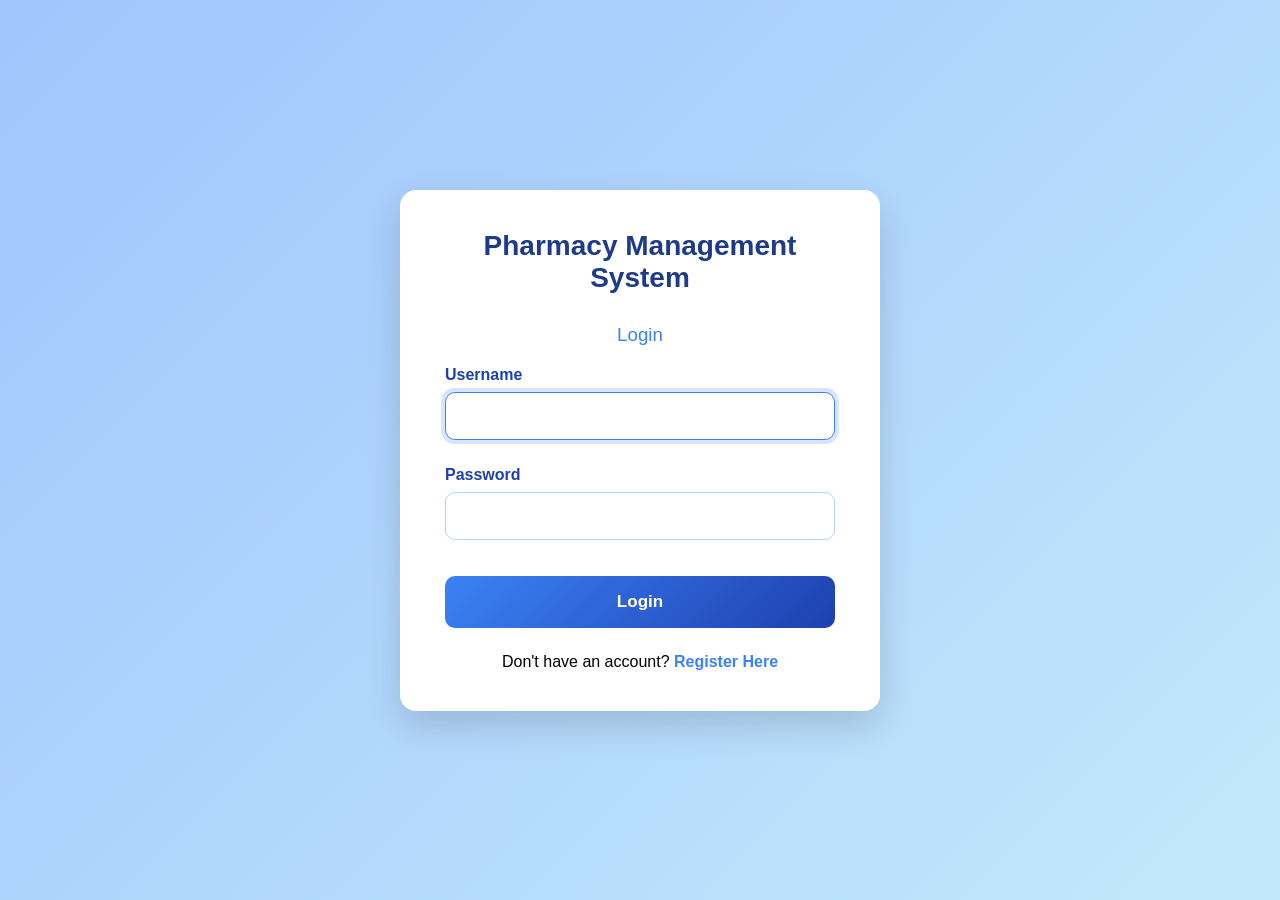
<file: index.html>
<!DOCTYPE html>
<html lang="en">
<head><meta charset="UTF-8"><title>Pharmacy System</title></head>
<body>
<script src="assets/js/api.js"></script>
<script>
    const user = getUser();
    if (user) {
        window.location.href = user.role === "admin" ? "admin-dashboard.html" : "staff-dashboard.html";
    } else {
        window.location.href = "login.html";
    }
</script>
</body>
</html>
</file>
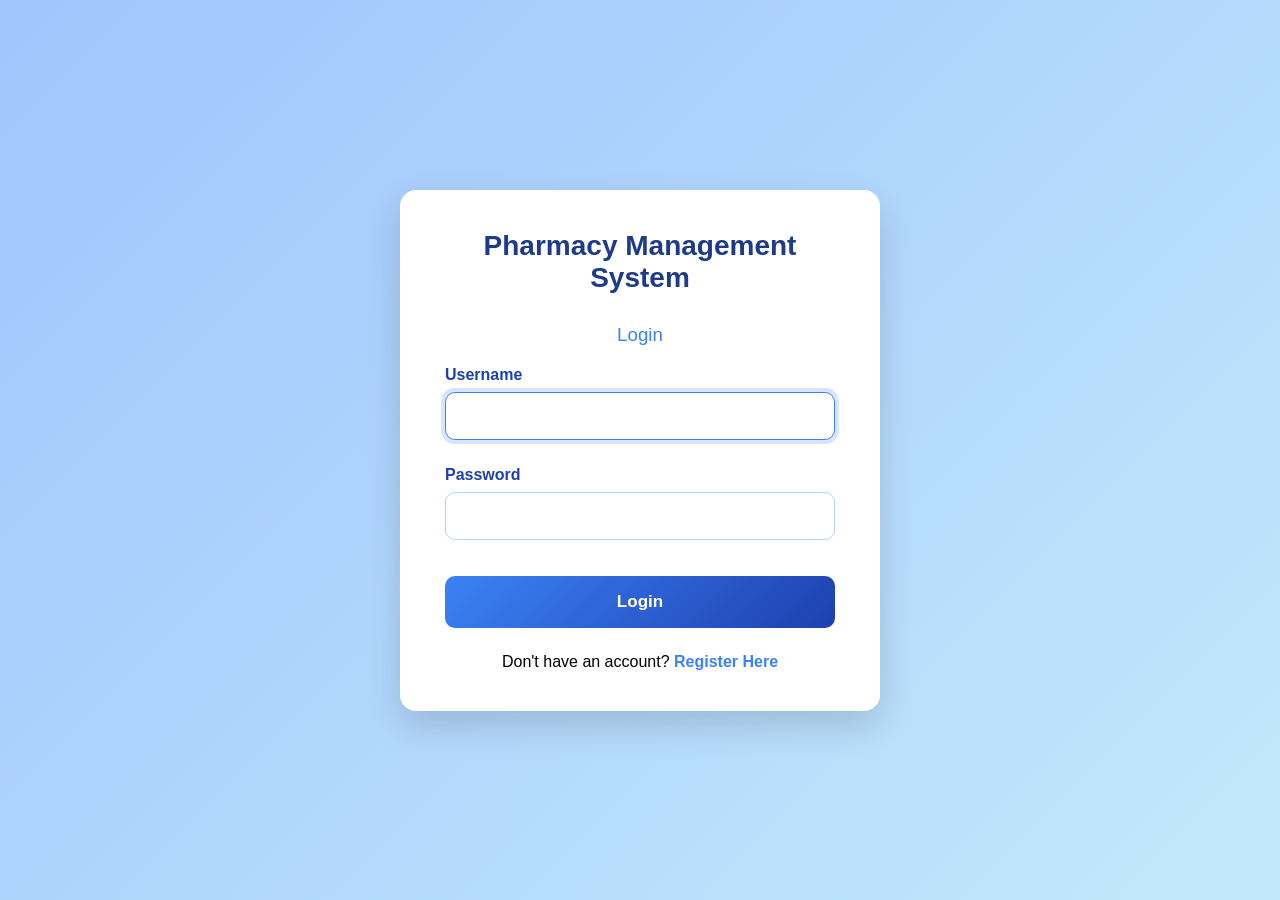
<file: add.html>
<!DOCTYPE html>
<html lang="en">
<head>
    <meta charset="UTF-8">
    <meta name="viewport" content="width=device-width, initial-scale=1.0">
    <title>Add Medicine - Pharmacy</title>
    <link rel="stylesheet" href="assets/css/style.css">
</head>
<body class="center-page">
    <div class="card-container">
        <h2>Add New Medicine</h2>

        <p class="success" id="successMsg" style="display:none;"></p>
        <p class="error" id="errorMsg" style="display:none;"></p>

        <form id="addForm">
            <div class="form-group">
                <label>Medicine Name</label>
                <input type="text" name="name" required>
            </div>
            <div class="form-group">
                <label>Price (₦)</label>
                <input type="number" name="price" step="0.01" required>
            </div>
            <div class="form-group">
                <label>Quantity</label>
                <input type="number" name="quantity" required>
            </div>
            <div class="form-group">
                <label>Expiry Date</label>
                <input type="date" name="expiry_date">
            </div>
            <button type="submit" class="btn-green">Add Medicine</button>
        </form>

        <div class="nav-link-row">
            <a href="view.html">← Back to Medicines List</a>
        </div>
    </div>

    <script src="assets/js/api.js"></script>
    <script>
        requireLogin();
        document.getElementById("addForm").addEventListener("submit", async (e) => {
            e.preventDefault();
            const errEl = document.getElementById("errorMsg");
            const okEl = document.getElementById("successMsg");
            errEl.style.display = "none";
            okEl.style.display = "none";
            const fd = new FormData(e.target);
            try {
                await api("/medicines.php", {
                    method: "POST",
                    body: {
                        name: fd.get("name"),
                        price: parseFloat(fd.get("price")),
                        quantity: parseInt(fd.get("quantity"), 10),
                        expiry_date: fd.get("expiry_date") || null,
                    },
                });
                okEl.textContent = "Medicine added successfully!";
                okEl.style.display = "block";
                e.target.reset();
            } catch (err) {
                errEl.textContent = err.message;
                errEl.style.display = "block";
            }
        });
    </script>
</body>
</html>
</file>
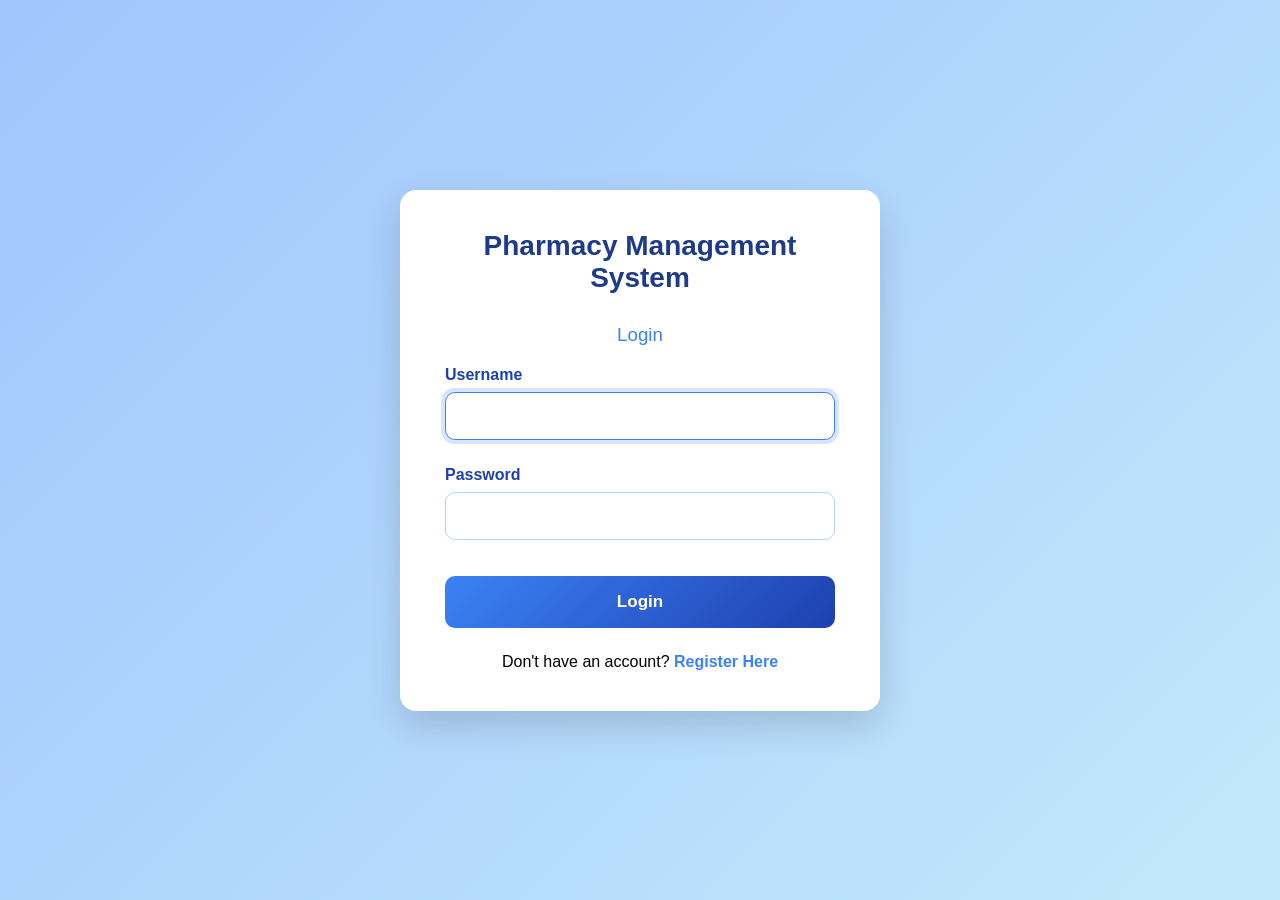
<file: admin-dashboard.html>
<!DOCTYPE html>
<html lang="en">
<head>
    <meta charset="UTF-8">
    <meta name="viewport" content="width=device-width, initial-scale=1.0">
    <title>Admin Dashboard - Pharmacy</title>
    <link rel="stylesheet" href="assets/css/style.css">
</head>
<body>
    <div class="topnav">
        <h2>Admin Dashboard</h2>
        <div class="topnav-links">
            <a href="admin-dashboard.html">🏠 Home</a>
            <a href="view.html">📋 View Medicines</a>
            <a href="add.html">➕ Add Medicine</a>
            <a href="profile.html">👤 Profile</a>
            <a href="#" onclick="logout(); return false;">🚪 Logout</a>
        </div>
    </div>

    <div class="container">
        <div class="welcome">
            <h1>Welcome, <span id="fullname"></span> 👑</h1>
        </div>

        <a href="report.html" class="action-btn action-btn-red">📊 Generate Expiry & Low Stock Report</a>
        <a href="sales-report.html" class="action-btn action-btn-green">💰 View Sales Records</a>

        <div class="cards">
            <div class="card"><h3>Total Medicines</h3><p class="total" id="total">–</p></div>
            <div class="card"><h3>Low Stock (&lt; 10)</h3><p class="total low" id="lowStock">–</p></div>
            <div class="card"><h3>Expired Medicines</h3><p class="total expired-text" id="expired">–</p></div>
            <div class="card"><h3>Total Stock Value</h3><p class="total" id="totalValue">–</p></div>
        </div>
    </div>

    <script src="assets/js/api.js"></script>
    <script>
        requireAdmin();
        document.getElementById("fullname").textContent = getUser().fullname;

        api("/dashboard.php").then((d) => {
            document.getElementById("total").textContent = d.total;
            document.getElementById("lowStock").textContent = d.low_stock;
            document.getElementById("expired").textContent = d.expired;
            document.getElementById("totalValue").textContent = money(d.total_value);
        }).catch((err) => alert(err.message));
    </script>
</body>
</html>
</file>
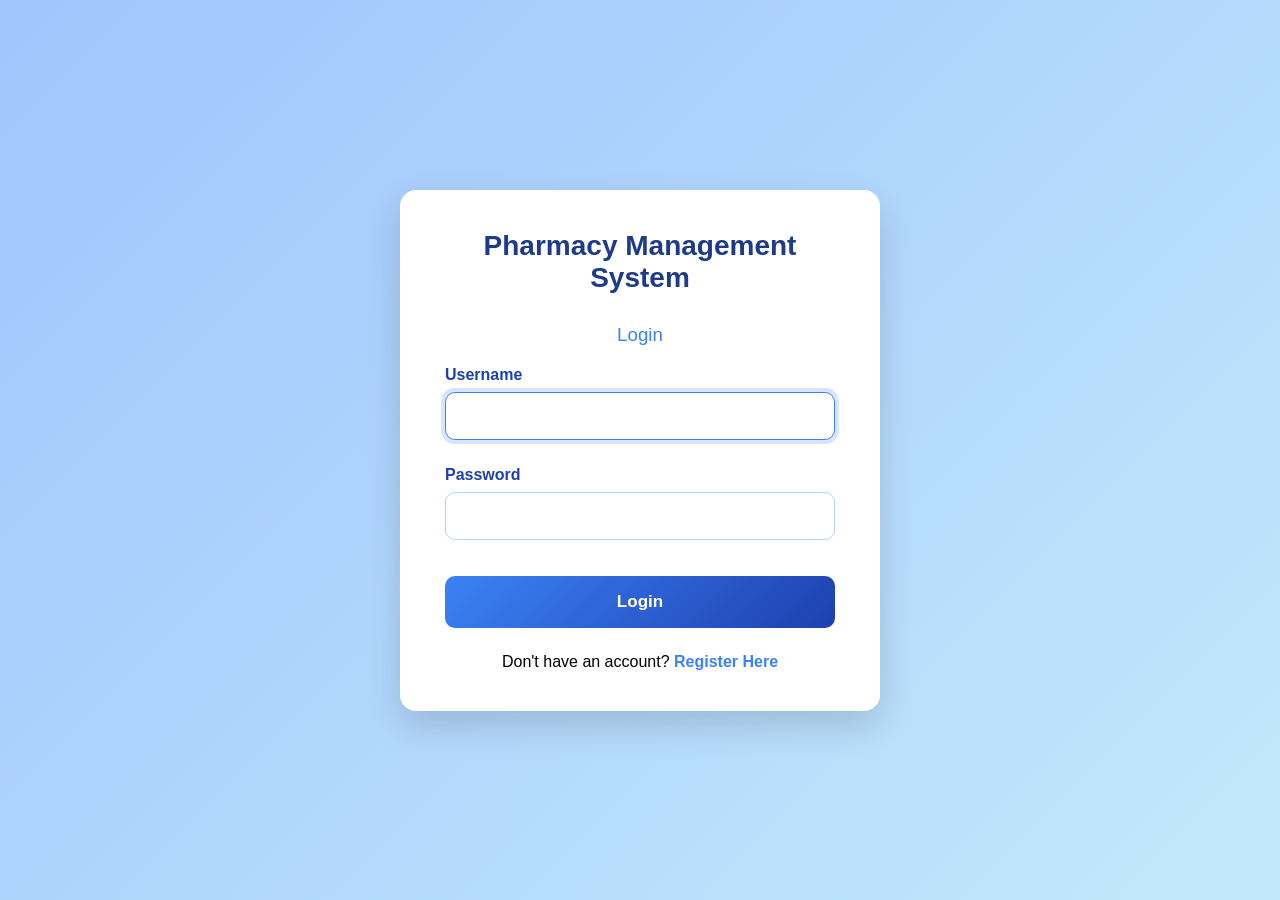
<file: edit.html>
<!DOCTYPE html>
<html lang="en">
<head>
    <meta charset="UTF-8">
    <meta name="viewport" content="width=device-width, initial-scale=1.0">
    <title>Edit Medicine</title>
    <link rel="stylesheet" href="assets/css/style.css">
</head>
<body class="center-page">
    <div class="card-container">
        <h2>Edit Medicine</h2>

        <p class="error" id="errorMsg" style="display:none;"></p>

        <form id="editForm">
            <div class="form-group">
                <label>Medicine Name</label>
                <input type="text" name="name" required>
            </div>
            <div class="form-group">
                <label>Price (₦)</label>
                <input type="number" name="price" step="0.01" required>
            </div>
            <div class="form-group">
                <label>Quantity</label>
                <input type="number" name="quantity" required>
            </div>
            <div class="form-group">
                <label>Expiry Date</label>
                <input type="date" name="expiry_date">
            </div>
            <button type="submit">Update Medicine</button>
        </form>
        <div class="nav-link-row">
            <a href="view.html">← Back to List</a>
        </div>
    </div>

    <script src="assets/js/api.js"></script>
    <script>
        requireAdmin();
        const id = new URLSearchParams(window.location.search).get("id");
        if (!id) window.location.href = "view.html";

        const form = document.getElementById("editForm");

        api("/medicine.php?id=" + id).then((m) => {
            form.name.value = m.name;
            form.price.value = m.price;
            form.quantity.value = m.quantity;
            form.expiry_date.value = m.expiry_date || "";
        }).catch((err) => alert(err.message));

        form.addEventListener("submit", async (e) => {
            e.preventDefault();
            const errEl = document.getElementById("errorMsg");
            errEl.style.display = "none";
            const fd = new FormData(form);
            try {
                await api("/medicine.php?id=" + id, {
                    method: "PUT",
                    body: {
                        name: fd.get("name"),
                        price: parseFloat(fd.get("price")),
                        quantity: parseInt(fd.get("quantity"), 10),
                        expiry_date: fd.get("expiry_date") || null,
                    },
                });
                window.location.href = "view.html?msg=" + encodeURIComponent("Medicine updated successfully!");
            } catch (err) {
                errEl.textContent = err.message;
                errEl.style.display = "block";
            }
        });
    </script>
</body>
</html>
</file>
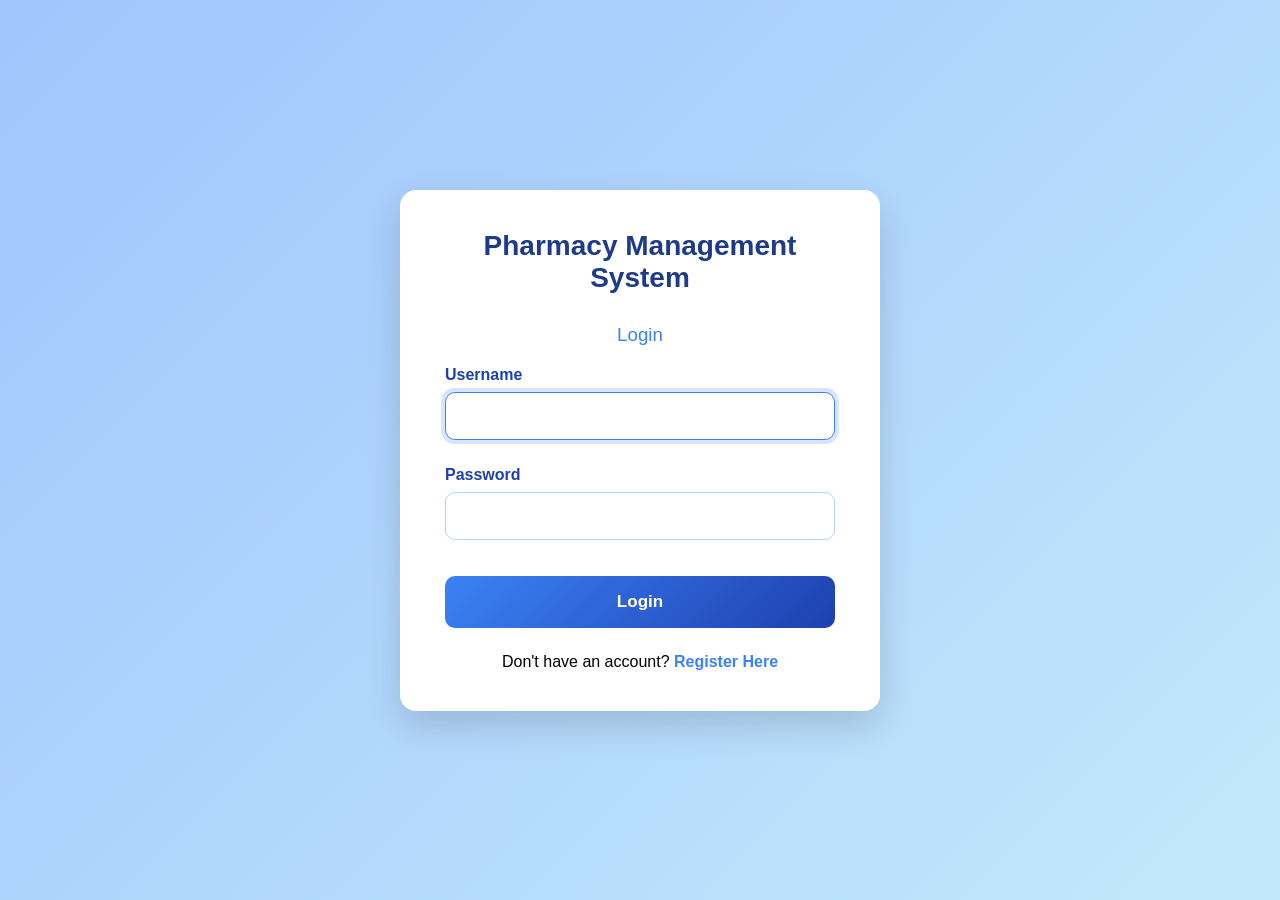
<file: login.html>
<!DOCTYPE html>
<html lang="en">
<head>
    <meta charset="UTF-8">
    <meta name="viewport" content="width=device-width, initial-scale=1.0">
    <title>Login - Pharmacy System</title>
    <link rel="stylesheet" href="assets/css/style.css">
</head>
<body class="center-page">
    <div class="card-container">
        <h2>Pharmacy Management System</h2>
        <h3>Login</h3>

        <p class="error" id="errorMsg" style="display:none;"></p>

        <form id="loginForm">
            <div class="form-group">
                <label>Username</label>
                <input type="text" name="username" required autofocus>
            </div>
            <div class="form-group">
                <label>Password</label>
                <input type="password" name="password" required>
            </div>
            <button type="submit">Login</button>
        </form>

        <p class="nav-link-row">
            Don't have an account? <a href="register.html">Register Here</a>
        </p>
    </div>

    <script src="assets/js/api.js"></script>
    <script>
        // If already logged in, skip straight to the right dashboard.
        const existingUser = getUser();
        if (existingUser) {
            window.location.href = existingUser.role === "admin" ? "admin-dashboard.html" : "staff-dashboard.html";
        }

        document.getElementById("loginForm").addEventListener("submit", async (e) => {
            e.preventDefault();
            const errEl = document.getElementById("errorMsg");
            errEl.style.display = "none";
            const fd = new FormData(e.target);
            try {
                const data = await api("/login.php", {
                    method: "POST",
                    body: {
                        username: fd.get("username"),
                        password: fd.get("password"),
                    },
                });
                setSession(data.token, data.user);
                window.location.href = data.user.role === "admin" ? "admin-dashboard.html" : "staff-dashboard.html";
            } catch (err) {
                errEl.textContent = err.message;
                errEl.style.display = "block";
            }
        });
    </script>
</body>
</html>
</file>
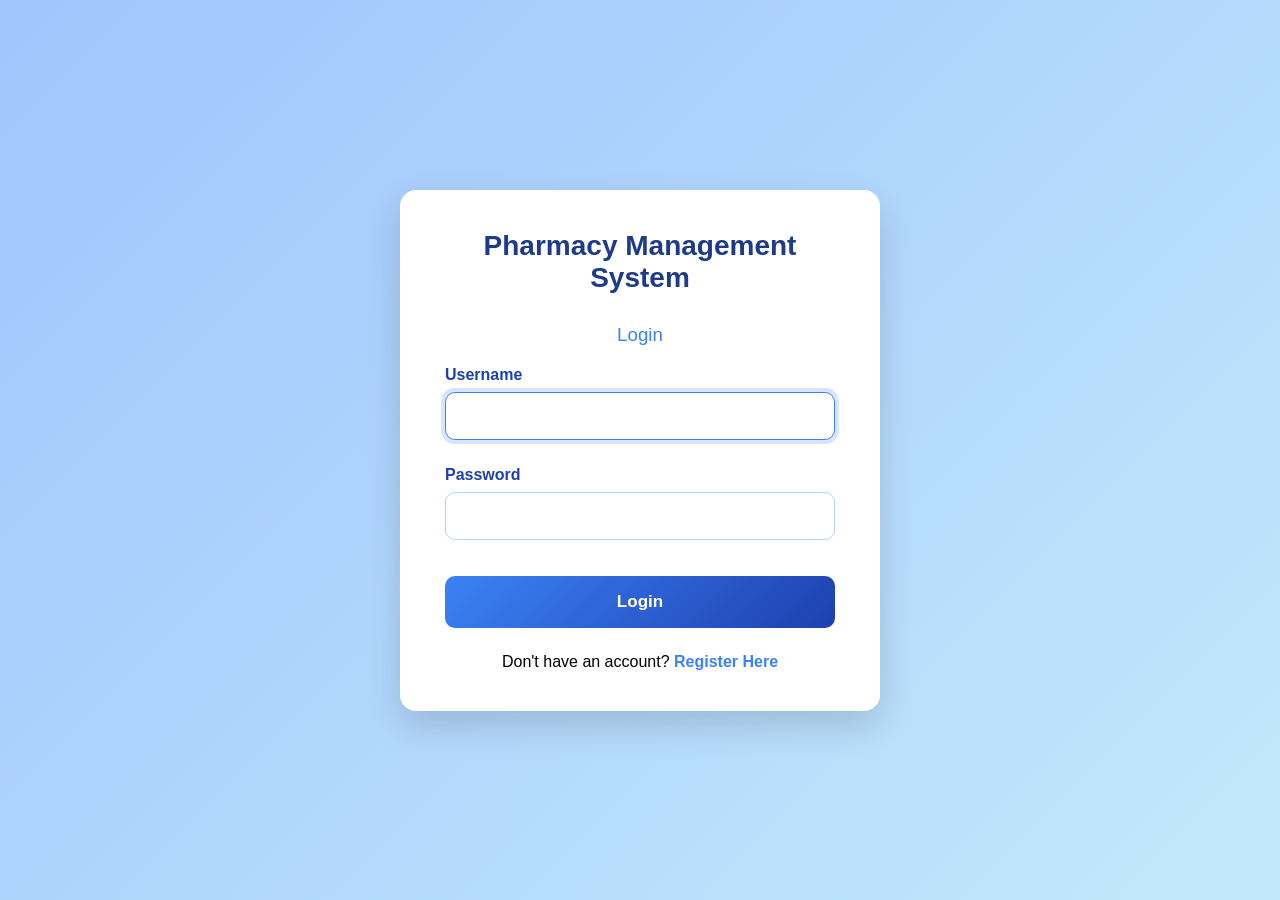
<file: profile.html>
<!DOCTYPE html>
<html lang="en">
<head>
    <meta charset="UTF-8">
    <meta name="viewport" content="width=device-width, initial-scale=1.0">
    <title>Admin Profile</title>
    <link rel="stylesheet" href="assets/css/style.css">
</head>
<body>
    <div class="topnav">
        <h2>Admin Profile</h2>
        <div class="topnav-links">
            <a href="admin-dashboard.html">🏠 Dashboard</a>
            <a href="view.html">📋 Medicines</a>
            <a href="#" onclick="logout(); return false;">🚪 Logout</a>
        </div>
    </div>

    <div class="container-narrow" style="background:white; padding:40px; border-radius:16px; box-shadow:0 15px 35px rgba(0,0,0,0.15);">
        <h2>My Profile</h2>

        <div class="info-box">
            <strong>Full Name:</strong> <span id="pFullname"></span><br>
            <strong>Username:</strong> <span id="pUsername"></span><br>
            <strong>Role:</strong> Administrator<br>
            <strong>Account Created:</strong> <span id="pCreated"></span>
        </div>

        <p class="success" id="successMsg" style="display:none;"></p>
        <p class="error" id="errorMsg" style="display:none;"></p>

        <h3>Update Profile</h3>
        <form id="profileForm">
            <div class="form-group">
                <label>Full Name</label>
                <input type="text" name="fullname" required>
            </div>
            <div class="form-group">
                <label>Username</label>
                <input type="text" name="username" required>
            </div>
            <div class="form-group">
                <label>New Password (leave empty if you don't want to change)</label>
                <input type="password" name="new_password" placeholder="Enter new password">
            </div>
            <button type="submit">Update Profile</button>
        </form>
    </div>

    <script src="assets/js/api.js"></script>
    <script>
        requireAdmin();
        const form = document.getElementById("profileForm");

        api("/profile.php").then((p) => {
            document.getElementById("pFullname").textContent = p.fullname;
            document.getElementById("pUsername").textContent = p.username;
            document.getElementById("pCreated").textContent = p.created_at || "N/A";
            form.fullname.value = p.fullname;
            form.username.value = p.username;
        }).catch((err) => alert(err.message));

        form.addEventListener("submit", async (e) => {
            e.preventDefault();
            const errEl = document.getElementById("errorMsg");
            const okEl = document.getElementById("successMsg");
            errEl.style.display = "none";
            okEl.style.display = "none";
            const fd = new FormData(form);
            try {
                await api("/profile.php", {
                    method: "POST",
                    body: {
                        fullname: fd.get("fullname"),
                        username: fd.get("username"),
                        new_password: fd.get("new_password"),
                    },
                });
                const user = getUser();
                user.fullname = fd.get("fullname");
                user.username = fd.get("username");
                localStorage.setItem("user", JSON.stringify(user));
                okEl.textContent = "✅ Profile updated successfully!";
                okEl.style.display = "block";
            } catch (err) {
                errEl.textContent = err.message;
                errEl.style.display = "block";
            }
        });
    </script>
</body>
</html>
</file>
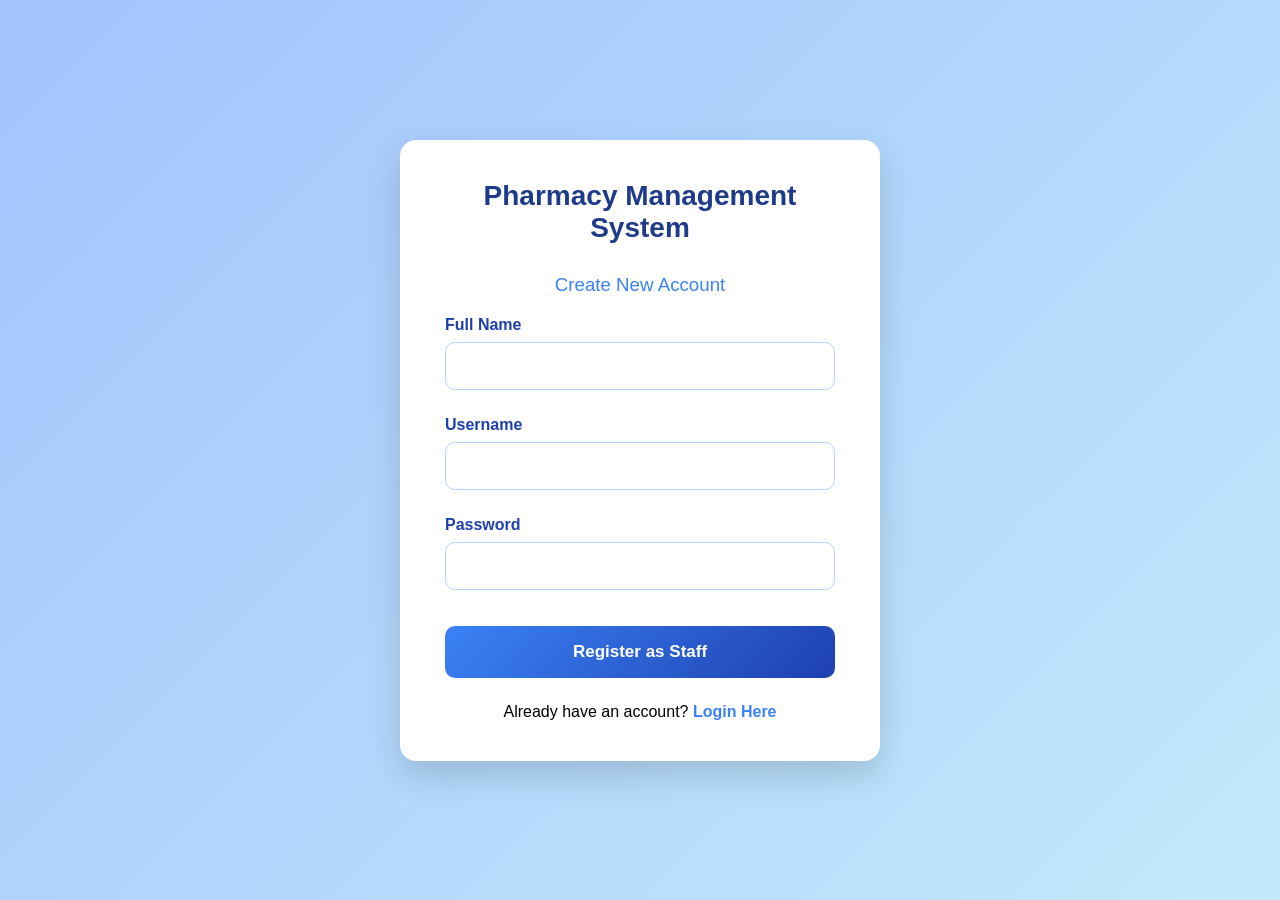
<file: register.html>
<!DOCTYPE html>
<html lang="en">
<head>
    <meta charset="UTF-8">
    <meta name="viewport" content="width=device-width, initial-scale=1.0">
    <title>Register - Pharmacy System</title>
    <link rel="stylesheet" href="assets/css/style.css">
</head>
<body class="center-page">
    <div class="card-container">
        <h2>Pharmacy Management System</h2>
        <h3>Create New Account</h3>

        <p class="error" id="errorMsg" style="display:none;"></p>
        <p class="success" id="successMsg" style="display:none;"></p>

        <form id="registerForm">
            <div class="form-group">
                <label>Full Name</label>
                <input type="text" name="fullname" required>
            </div>
            <div class="form-group">
                <label>Username</label>
                <input type="text" name="username" required>
            </div>
            <div class="form-group">
                <label>Password</label>
                <input type="password" name="password" required>
            </div>
            <button type="submit">Register as Staff</button>
        </form>

        <p class="nav-link-row">
            Already have an account? <a href="login.html">Login Here</a>
        </p>
    </div>

    <script src="assets/js/api.js"></script>
    <script>
        document.getElementById("registerForm").addEventListener("submit", async (e) => {
            e.preventDefault();
            const errEl = document.getElementById("errorMsg");
            const okEl = document.getElementById("successMsg");
            errEl.style.display = "none";
            okEl.style.display = "none";
            const fd = new FormData(e.target);
            try {
                await api("/register.php", {
                    method: "POST",
                    body: {
                        fullname: fd.get("fullname"),
                        username: fd.get("username"),
                        password: fd.get("password"),
                    },
                });
                okEl.textContent = "Registration successful! You can now login.";
                okEl.style.display = "block";
                e.target.reset();
            } catch (err) {
                errEl.textContent = err.message;
                errEl.style.display = "block";
            }
        });
    </script>
</body>
</html>
</file>
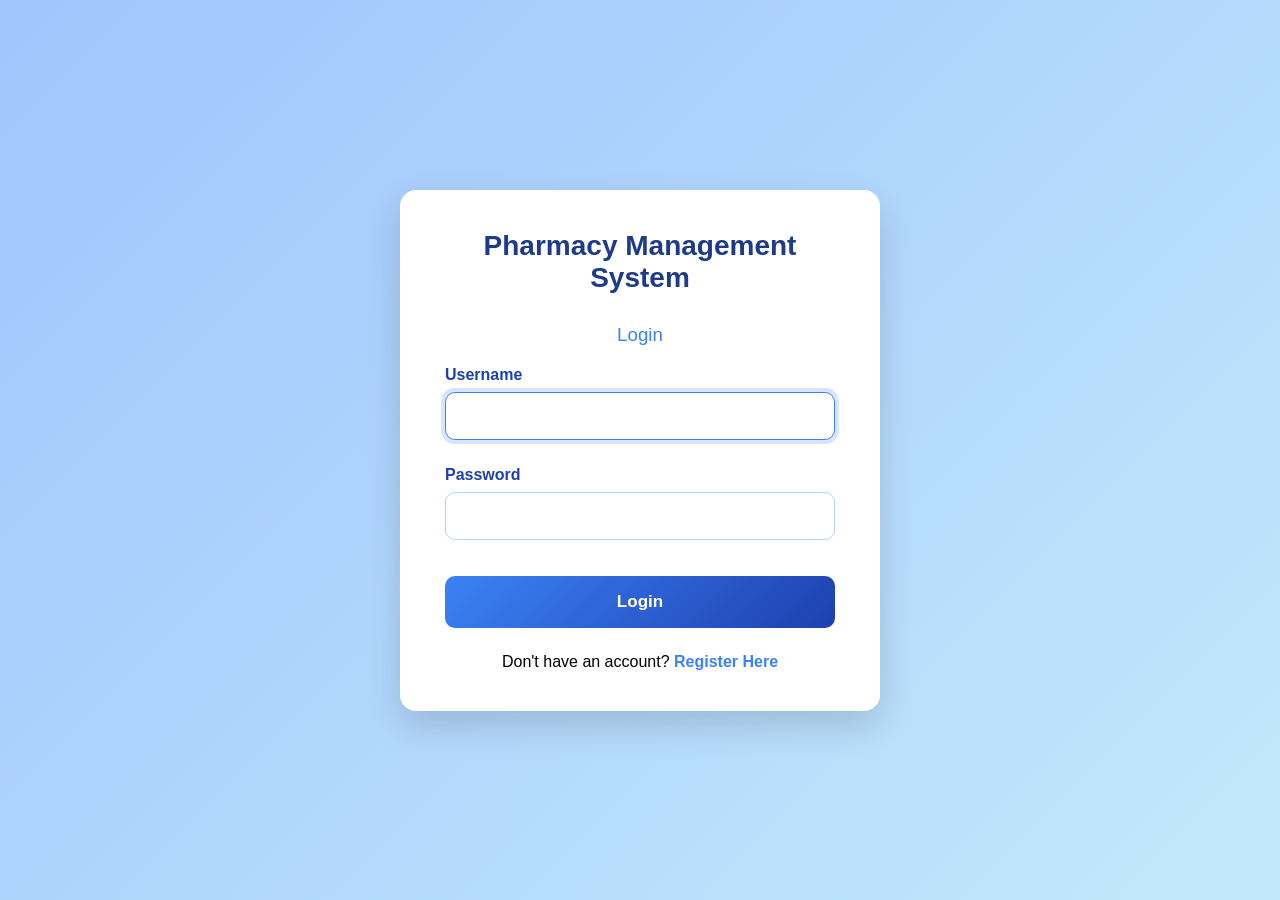
<file: report.html>
<!DOCTYPE html>
<html lang="en">
<head>
    <meta charset="UTF-8">
    <meta name="viewport" content="width=device-width, initial-scale=1.0">
    <title>Expiry & Low Stock Report</title>
    <link rel="stylesheet" href="assets/css/style.css">
</head>
<body>
<div class="container">
    <a href="admin-dashboard.html" class="action-btn action-btn-blue no-print">← Back to Dashboard</a>
    <button onclick="window.print()" class="action-btn action-btn-green no-print" style="width:auto;">🖨️ Print / Save as PDF</button>

    <h2>📊 Expiry & Low Stock Report</h2>

    <h3>Near Expiry (Next 30 Days)</h3>
    <table>
        <tr><th>Name</th><th>Price</th><th>Quantity</th><th>Expiry Date</th><th>Days Left</th></tr>
        <tbody id="nearExpiryRows"></tbody>
    </table>

    <h3>Expired Medicines</h3>
    <table>
        <tr><th>Name</th><th>Price</th><th>Quantity</th><th>Expiry Date</th></tr>
        <tbody id="expiredRows"></tbody>
    </table>

    <h3>Low Stock (&lt; 10 units)</h3>
    <table>
        <tr><th>Name</th><th>Price</th><th>Quantity</th><th>Expiry Date</th></tr>
        <tbody id="lowStockRows"></tbody>
    </table>
</div>

<script src="assets/js/api.js"></script>
<script>
    requireAdmin();

    function daysLeft(dateStr) {
        return Math.ceil((new Date(dateStr) - new Date()) / 86400000);
    }

    api("/report.php").then((d) => {
        document.getElementById("nearExpiryRows").innerHTML = d.near_expiry.map((row) => `
            <tr class="near-expiry">
                <td>${escapeHtml(row.name)}</td>
                <td>${money(row.price)}</td>
                <td>${row.quantity}</td>
                <td>${row.expiry_date}</td>
                <td>${daysLeft(row.expiry_date)} days</td>
            </tr>`).join("") || `<tr><td colspan="5" style="text-align:center;">None</td></tr>`;

        document.getElementById("expiredRows").innerHTML = d.expired.map((row) => `
            <tr class="expired">
                <td>${escapeHtml(row.name)}</td>
                <td>${money(row.price)}</td>
                <td>${row.quantity}</td>
                <td>${row.expiry_date}</td>
            </tr>`).join("") || `<tr><td colspan="4" style="text-align:center;">None</td></tr>`;

        document.getElementById("lowStockRows").innerHTML = d.low_stock.map((row) => `
            <tr class="low-stock">
                <td>${escapeHtml(row.name)}</td>
                <td>${money(row.price)}</td>
                <td>${row.quantity}</td>
                <td>${row.expiry_date || "N/A"}</td>
            </tr>`).join("") || `<tr><td colspan="4" style="text-align:center;">None</td></tr>`;
    }).catch((err) => alert(err.message));
</script>
</body>
</html>
</file>
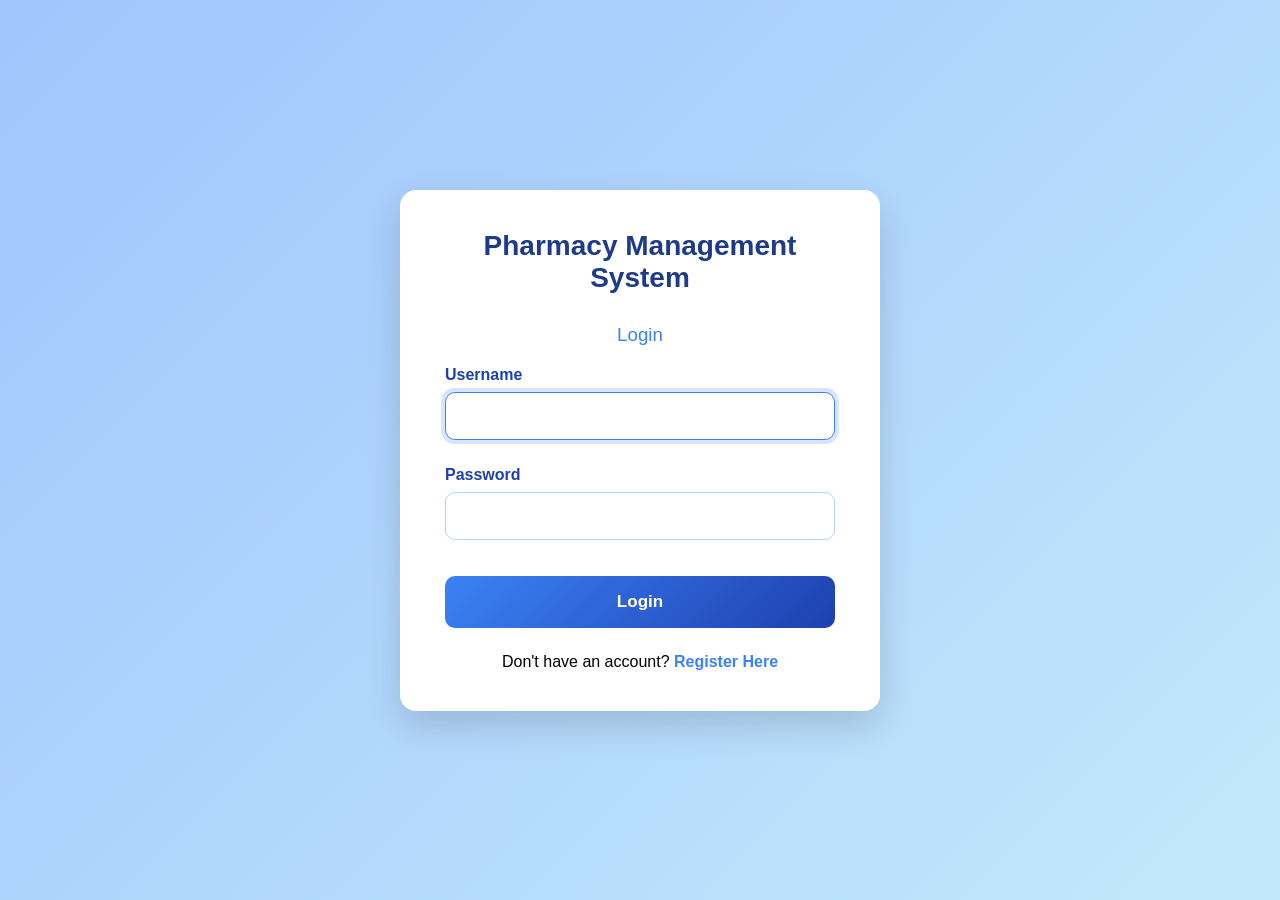
<file: sales-report.html>
<!DOCTYPE html>
<html lang="en">
<head>
    <meta charset="UTF-8">
    <meta name="viewport" content="width=device-width, initial-scale=1.0">
    <title>Sales Report - Pharmacy</title>
    <link rel="stylesheet" href="assets/css/style.css">
</head>
<body>
<div class="container">
    <a href="admin-dashboard.html" class="action-btn action-btn-blue no-print">← Back to Dashboard</a>
    <button onclick="window.print()" class="action-btn action-btn-green no-print" style="width:auto;">🖨️ Print / Save as PDF</button>

    <h2>💰 Sales Record Report</h2>

    <table id="salesTable" style="display:none;">
        <tr>
            <th>Date & Time</th><th>Medicine Name</th><th>Quantity Sold</th>
            <th>Price per Unit</th><th>Total Amount</th><th>Sold By</th>
        </tr>
        <tbody id="rows"></tbody>
    </table>
    <p id="emptyMsg" style="text-align:center; font-size:18px; color:#666; display:none;">No sales recorded yet.</p>

<script src="assets/js/api.js"></script>
<script>
    requireAdmin();
    api("/sales.php").then((sales) => {
        if (sales.length === 0) {
            document.getElementById("emptyMsg").style.display = "block";
            return;
        }
        document.getElementById("salesTable").style.display = "table";
        document.getElementById("rows").innerHTML = sales.map((s) => `
            <tr>
                <td>${s.sold_at}</td>
                <td>${escapeHtml(s.medicine_name)}</td>
                <td>${s.quantity_sold}</td>
                <td>${money(s.price_per_unit)}</td>
                <td><strong>${money(s.total_amount)}</strong></td>
                <td>${escapeHtml(s.staff_name)}</td>
            </tr>`).join("");
    }).catch((err) => alert(err.message));
</script>
</div>
</body>
</html>
</file>
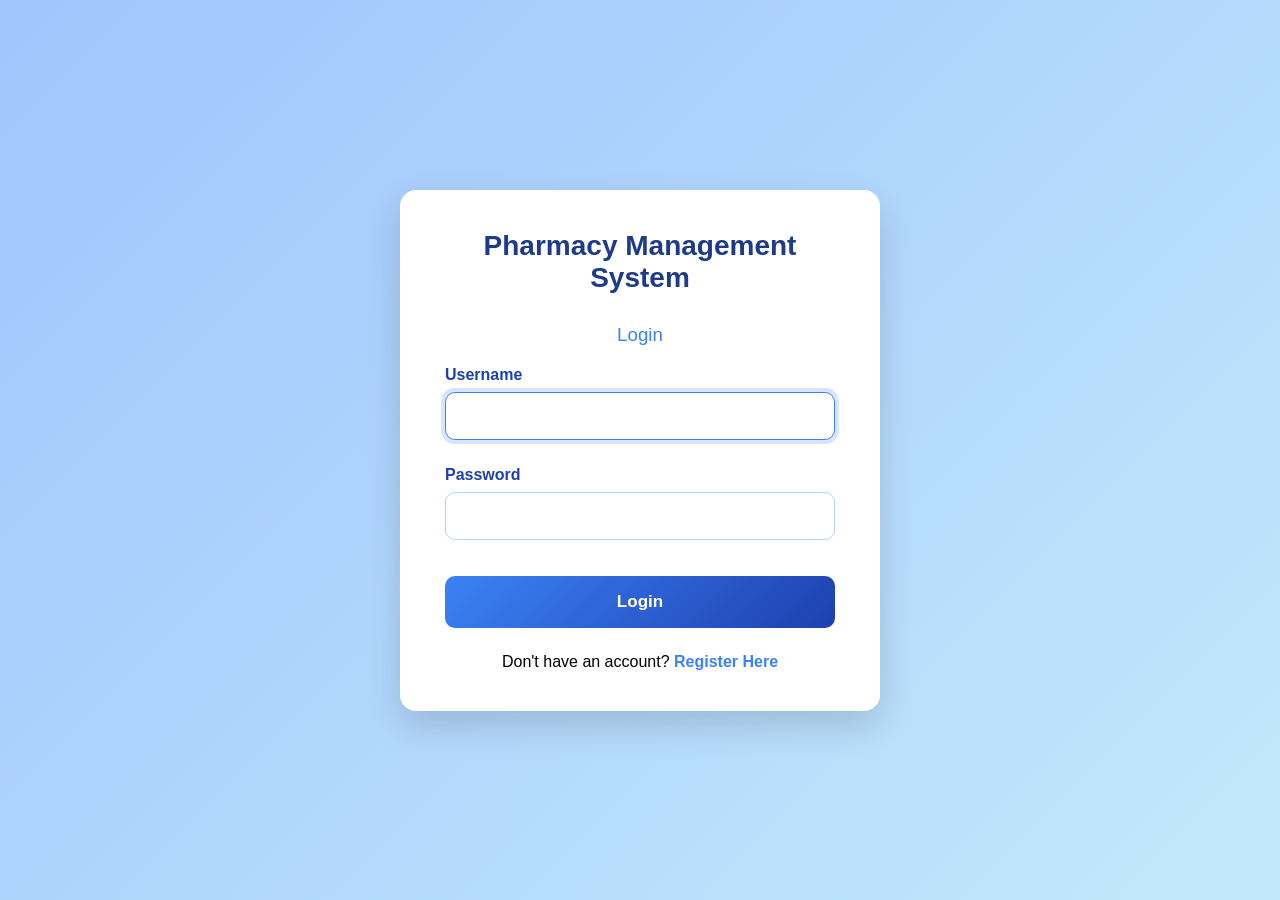
<file: sell.html>
<!DOCTYPE html>
<html lang="en">
<head>
    <meta charset="UTF-8">
    <meta name="viewport" content="width=device-width, initial-scale=1.0">
    <title>Sell Medicine - Pharmacy</title>
    <link rel="stylesheet" href="assets/css/style.css">
</head>
<body class="center-page">
    <div class="card-container" style="text-align:center;">
        <h2>Sell Medicine</h2>

        <p class="error" id="errorMsg" style="display:none;"></p>

        <div class="info-box">
            <p><strong>Medicine:</strong> <span id="medName"></span></p>
            <p><strong>Current Stock:</strong> <span id="medStock"></span> units</p>
        </div>

        <form id="sellForm">
            <label>Quantity to Sell</label>
            <input type="number" name="qty" id="qtyInput" min="1" required>
            <button type="submit" class="btn-green">Confirm Sale</button>
        </form>

        <a href="view.html" class="cancel-link">← Cancel</a>
    </div>

    <script src="assets/js/api.js"></script>
    <script>
        requireLogin();
        const id = new URLSearchParams(window.location.search).get("id");
        if (!id) window.location.href = "view.html";

        let medicine;
        api("/medicine.php?id=" + id).then((m) => {
            medicine = m;
            document.getElementById("medName").textContent = m.name;
            document.getElementById("medStock").textContent = m.quantity;
            document.getElementById("qtyInput").max = m.quantity;
        }).catch((err) => alert(err.message));

        document.getElementById("sellForm").addEventListener("submit", async (e) => {
            e.preventDefault();
            const errEl = document.getElementById("errorMsg");
            errEl.style.display = "none";
            const qty = parseInt(document.getElementById("qtyInput").value, 10);
            try {
                const result = await api("/sell.php", { method: "POST", body: { id: parseInt(id, 10), qty } });
                window.location.href = "view.html?msg=" + encodeURIComponent(`Sale recorded successfully! ${money(result.total_amount)} sold.`);
            } catch (err) {
                errEl.textContent = err.message;
                errEl.style.display = "block";
            }
        });
    </script>
</body>
</html>
</file>
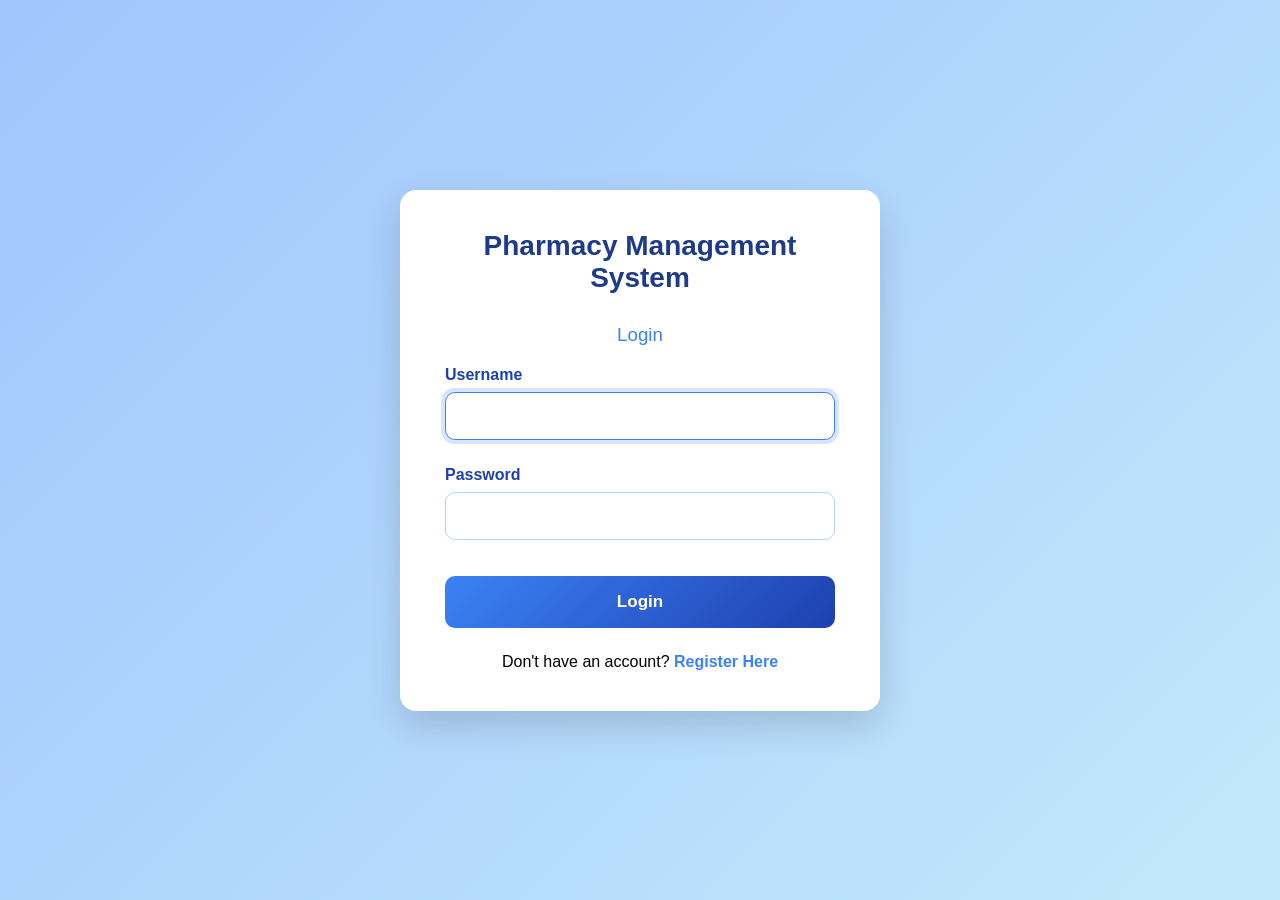
<file: staff-dashboard.html>
<!DOCTYPE html>
<html lang="en">
<head>
    <meta charset="UTF-8">
    <meta name="viewport" content="width=device-width, initial-scale=1.0">
    <title>Staff Dashboard - Pharmacy</title>
    <link rel="stylesheet" href="assets/css/style.css">
</head>
<body>
    <div class="topnav staff">
        <h2>Staff Dashboard</h2>
        <div class="topnav-links">
            <a href="staff-dashboard.html">🏠 Home</a>
            <a href="view.html">📋 View Medicines</a>
            <a href="#" onclick="logout(); return false;">🚪 Logout</a>
        </div>
    </div>

    <div class="container">
        <div class="welcome card">
            <h1>Welcome, <span id="fullname"></span> 👋</h1>
            <p class="role">You are logged in as <strong>Staff</strong></p>
        </div>

        <h2 style="margin-bottom: 20px; color: #1e3a8a; text-align:center;">Quick Actions</h2>

        <div class="quick-links">
            <a href="view.html" class="link-card">
                <h3>📋 View Medicines</h3>
                <p>Browse all medicines and check stock</p>
            </a>
            <a href="add.html" class="link-card">
                <h3>➕ Add Medicine</h3>
                <p>Add new medicine to inventory</p>
            </a>
            <a href="view.html" class="link-card">
                <h3>💰 Sell Medicine</h3>
                <p>Find a medicine on the list, then click Sell</p>
            </a>
        </div>
    </div>

    <script src="assets/js/api.js"></script>
    <script>
        requireLogin();
        document.getElementById("fullname").textContent = getUser().fullname;
    </script>
</body>
</html>
</file>
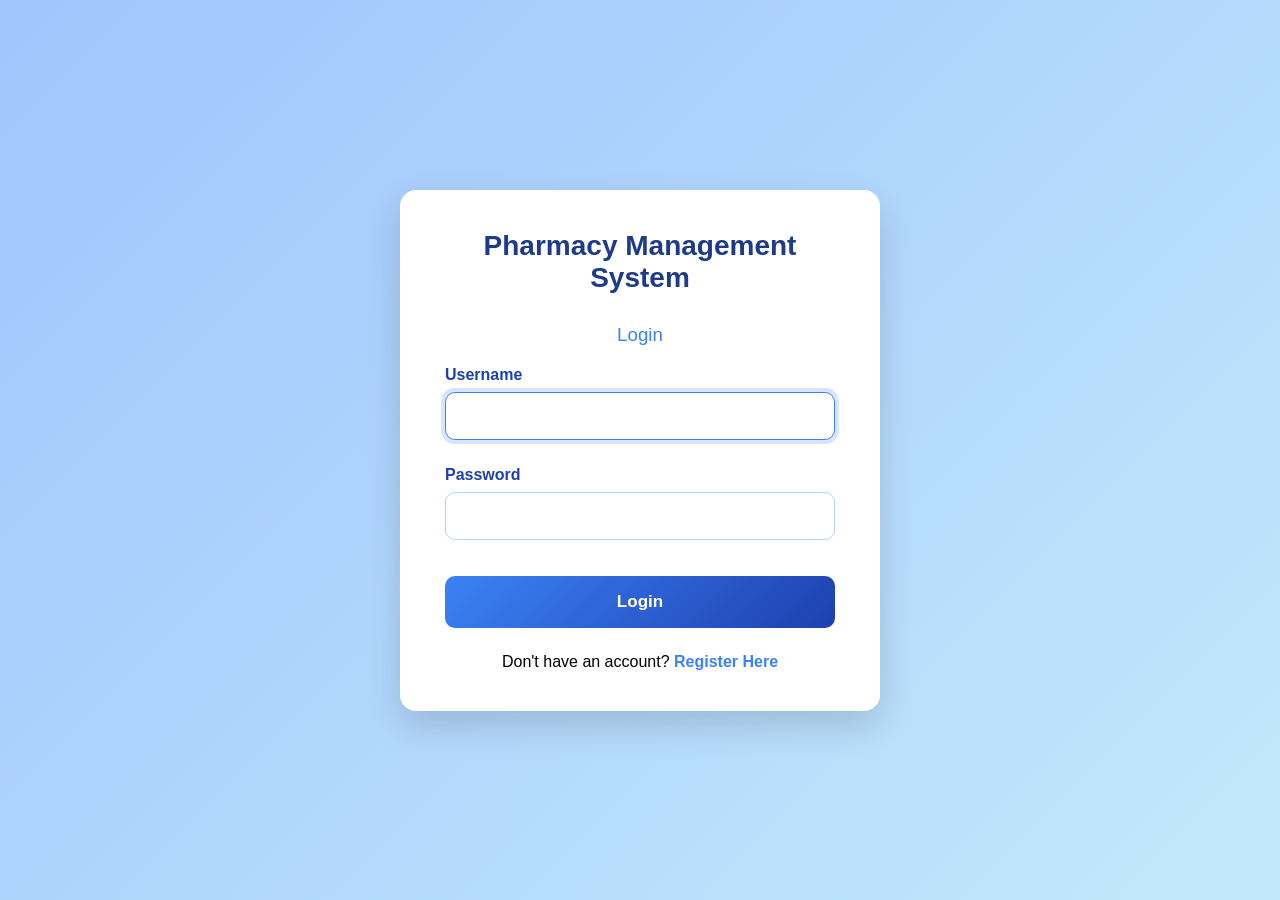
<file: view.html>
<!DOCTYPE html>
<html lang="en">
<head>
    <meta charset="UTF-8">
    <meta name="viewport" content="width=device-width, initial-scale=1.0">
    <title>View Medicines - Pharmacy</title>
    <link rel="stylesheet" href="assets/css/style.css">
</head>
<body>
    <div class="header">
        <h2 style="text-align:center; color:#1e3a8a;">Pharmacy Management System</h2>
    </div>

    <div class="nav" style="text-align:center; margin: 15px 0 25px;">
        <a href="add.html">➕ Add Medicine</a> |
        <a href="#" id="dashLink">Dashboard</a> |
        <a href="#" onclick="logout(); return false;">Logout</a>
    </div>

    <p class="success" id="successMsg" style="display:none;"></p>
    <p class="error" id="errorMsg" style="display:none;"></p>

    <div class="search-container">
        <form id="searchForm">
            <input type="text" name="search" id="searchBox" class="search-box" placeholder="Search medicine name...">
            <button type="submit" style="width:auto; display:inline-block; padding:12px 18px;">Search</button>
            <a href="view.html">Clear</a>
        </form>
    </div>

    <h3 style="text-align:center; margin:15px 0; color:#1e3a8a;">Medicines List</h3>

    <div class="table-container">
        <table>
            <tr>
                <th>ID</th><th>Medicine Name</th><th>Price (₦)</th><th>Quantity</th>
                <th>Expiry Date</th><th>Status</th><th>Action</th>
            </tr>
            <tbody id="rows"></tbody>
        </table>
    </div>

    <script src="assets/js/api.js"></script>
    <script>
        requireLogin();
        const user = getUser();
        document.getElementById("dashLink").href = user.role === "admin" ? "admin-dashboard.html" : "staff-dashboard.html";

        function statusFor(row) {
            const stock = parseInt(row.quantity, 10);
            let rowClass = "", status = "✅ Normal";
            if (row.expiry_date) {
                const today = new Date();
                const expiry = new Date(row.expiry_date);
                const daysLeft = Math.ceil((expiry - today) / 86400000);
                if (expiry < today) { status = "❌ EXPIRED"; rowClass = "expired"; }
                else if (daysLeft <= 30) { status = `⚠️ Expiring in ${daysLeft} days`; rowClass = "expiring-soon"; }
            }
            if (stock < 10 && rowClass === "") { status = `⚠️ LOW STOCK - Only ${stock} left!`; rowClass = "low-stock"; }
            return { rowClass, status };
        }

        function renderRows(medicines) {
            const tbody = document.getElementById("rows");
            if (medicines.length === 0) {
                tbody.innerHTML = `<tr><td colspan="7" style="text-align:center; padding:40px; color:#666;">No medicine found.</td></tr>`;
                return;
            }
            tbody.innerHTML = medicines.map((row) => {
                const { rowClass, status } = statusFor(row);
                const action = user.role === "admin"
                    ? `<a href="edit.html?id=${row.id}"><button style="background:#3b82f6; margin-right:5px;">Edit</button></a>
                       <button style="background:#ef4444;" onclick="deleteMedicine(${row.id})">Delete</button>`
                    : `<a href="sell.html?id=${row.id}"><button style="background:#10b981;">Sell</button></a>`;
                return `<tr class="${rowClass}">
                    <td>${row.id}</td>
                    <td>${escapeHtml(row.name)}</td>
                    <td>${Number(row.price).toFixed(2)}</td>
                    <td><strong>${row.quantity}</strong></td>
                    <td>${escapeHtml(row.expiry_date || "N/A")}</td>
                    <td>${status}</td>
                    <td>${action}</td>
                </tr>`;
            }).join("");
        }

        async function loadMedicines(search = "") {
            try {
                const data = await api("/medicines.php" + (search ? "?search=" + encodeURIComponent(search) : ""));
                renderRows(data);
            } catch (err) {
                document.getElementById("errorMsg").textContent = err.message;
                document.getElementById("errorMsg").style.display = "block";
            }
        }

        async function deleteMedicine(id) {
            if (!confirm("Delete this medicine?")) return;
            try {
                await api("/medicine.php?id=" + id, { method: "DELETE" });
                loadMedicines(document.getElementById("searchBox").value);
            } catch (err) {
                alert(err.message);
            }
        }

        document.getElementById("searchForm").addEventListener("submit", (e) => {
            e.preventDefault();
            loadMedicines(document.getElementById("searchBox").value.trim());
        });

        // Show a message passed via ?msg= from another page (e.g. after a sale)
        const params = new URLSearchParams(window.location.search);
        if (params.get("msg")) {
            const el = document.getElementById("successMsg");
            el.textContent = decodeURIComponent(params.get("msg"));
            el.style.display = "block";
        }

        loadMedicines();
    </script>
</body>
</html>
</file>
<file: assets/css/style.css>
/* Pharmacy Management System — shared styles
   Consolidated from the inline <style> blocks that were duplicated
   across nearly every page in the original code. */

* {
    margin: 0;
    padding: 0;
    box-sizing: border-box;
}

body {
    font-family: 'Segoe UI', Tahoma, Geneva, Verdana, sans-serif;
    background: linear-gradient(135deg, #a1c4fd 0%, #c2e9fb 100%);
    min-height: 100vh;
    padding: 20px;
}

/* ---------- Centered card layout (login, register, add, edit, sell) ---------- */
body.center-page {
    display: flex;
    align-items: center;
    justify-content: center;
}

.card-container {
    background: white;
    padding: 40px 45px;
    border-radius: 16px;
    box-shadow: 0 15px 35px rgba(0, 0, 0, 0.15);
    width: 100%;
    max-width: 480px;
}

.card-container h2 {
    text-align: center;
    color: #1e3a8a;
    margin-bottom: 30px;
    font-size: 28px;
}

.card-container h3 {
    text-align: center;
    color: #3b82f6;
    margin-bottom: 20px;
    font-weight: 500;
}

/* ---------- Forms ---------- */
.form-group { margin-bottom: 22px; }

label {
    display: block;
    margin-bottom: 8px;
    font-weight: 600;
    color: #1e40af;
}

input, select {
    width: 100%;
    padding: 14px 16px;
    border: 1px solid #b3d4ff;
    border-radius: 10px;
    font-size: 16px;
    transition: all 0.3s;
    margin-bottom: 4px;
}

input:focus, select:focus {
    border-color: #3b82f6;
    box-shadow: 0 0 0 4px rgba(59, 130, 246, 0.2);
    outline: none;
}

button, .btn {
    width: 100%;
    padding: 16px;
    background: linear-gradient(135deg, #3b82f6, #1e40af);
    color: white;
    border: none;
    border-radius: 10px;
    font-size: 17px;
    font-weight: bold;
    cursor: pointer;
    margin-top: 10px;
    transition: all 0.3s;
}

button:hover, .btn:hover {
    background: linear-gradient(135deg, #2563eb, #1e3a8a);
    transform: translateY(-2px);
}

.btn-green { background: linear-gradient(135deg, #10b981, #059669); }
.btn-green:hover { background: linear-gradient(135deg, #059669, #047857); }

.success { color: #10b981; text-align: center; margin-bottom: 20px; font-weight: bold; }
.error   { color: #ef4444; text-align: center; margin-bottom: 20px; font-weight: bold; }

.nav-link-row { text-align: center; margin-top: 25px; }
.nav-link-row a { color: #3b82f6; text-decoration: none; font-weight: 600; }
.nav-link-row a:hover { text-decoration: underline; }

/* ---------- Top navigation bar (dashboards, view, profile, reports) ---------- */
.topnav {
    background: linear-gradient(135deg, #1e3a8a, #3b82f6);
    color: white;
    padding: 18px 25px;
    border-radius: 12px;
    margin-bottom: 30px;
    box-shadow: 0 8px 20px rgba(0, 0, 0, 0.15);
    display: flex;
    justify-content: space-between;
    align-items: center;
    flex-wrap: wrap;
}

.topnav.staff { background: linear-gradient(135deg, #10b981, #059669); }

.topnav h2 { font-size: 24px; }

.topnav-links a {
    color: white;
    text-decoration: none;
    margin-left: 20px;
    font-weight: 500;
    transition: opacity 0.3s;
}

.topnav-links a:hover { opacity: 0.8; }

.container { max-width: 1200px; margin: 0 auto; }
.container-narrow { max-width: 700px; margin: 0 auto; }

/* ---------- Dashboard cards ---------- */
.welcome { text-align: center; margin-bottom: 35px; color: #1e3a8a; }

.cards {
    display: grid;
    grid-template-columns: repeat(auto-fit, minmax(260px, 1fr));
    gap: 20px;
}

.card {
    background: white;
    padding: 30px 20px;
    border-radius: 16px;
    box-shadow: 0 10px 25px rgba(0, 0, 0, 0.1);
    text-align: center;
    transition: transform 0.3s;
}

.card:hover { transform: translateY(-8px); }
.card h3 { color: #64748b; font-size: 18px; margin-bottom: 12px; }

.total { font-size: 42px; font-weight: bold; color: #1e40af; }
.low { color: #f59e0b; }
.expired-text { color: #ef4444; }

/* ---------- Quick-link cards (staff dashboard) ---------- */
.quick-links {
    display: grid;
    grid-template-columns: repeat(auto-fit, minmax(220px, 1fr));
    gap: 20px;
    margin-top: 30px;
}

.link-card {
    background: white;
    padding: 30px 20px;
    border-radius: 12px;
    text-decoration: none;
    color: #1e3a8a;
    box-shadow: 0 8px 20px rgba(0, 0, 0, 0.08);
    transition: all 0.3s;
    text-align: center;
    display: block;
}

.link-card:hover {
    transform: translateY(-8px);
    box-shadow: 0 15px 30px rgba(0, 0, 0, 0.15);
}

.link-card h3 { margin: 15px 0 8px; font-size: 20px; }

/* ---------- Tables (view medicines, reports) ---------- */
.table-container { overflow-x: auto; -webkit-overflow-scrolling: touch; }

table {
    width: 100%;
    margin: 0 auto;
    border-collapse: collapse;
    background: white;
    border-radius: 12px;
    overflow: hidden;
    box-shadow: 0 10px 30px rgba(0, 0, 0, 0.1);
    margin-bottom: 30px;
}

th {
    background: linear-gradient(135deg, #3b82f6, #1e40af);
    color: white;
    padding: 14px 10px;
    text-align: left;
    font-size: 15px;
}

td { padding: 12px 10px; border-bottom: 1px solid #eee; font-size: 15px; }
tr:hover { background-color: #f8fbff; }

.expired { background-color: #fee2e2 !important; color: #dc2626; }
.expiring-soon, .near-expiry { background-color: #fef3c7 !important; color: #d97706; }
.low-stock { background-color: #dbeafe !important; color: #1e40af; }

/* ---------- Search box ---------- */
.search-container { text-align: center; margin-bottom: 25px; }
.search-box {
    padding: 12px 16px;
    width: 100%;
    max-width: 350px;
    border: 1px solid #b3d4ff;
    border-radius: 10px;
    font-size: 16px;
}

/* ---------- Info box (sell page, profile page) ---------- */
.info-box {
    background: #f0f9ff;
    padding: 18px 20px;
    border-radius: 10px;
    margin-bottom: 25px;
    text-align: left;
    border-left: 5px solid #3b82f6;
}
.info-box p { margin: 12px 0; font-size: 16px; }

/* ---------- Buttons used as links ---------- */
.action-btn {
    display: inline-block;
    padding: 12px 20px;
    color: white;
    text-decoration: none;
    border-radius: 8px;
    font-weight: bold;
    margin: 10px 10px 20px 0;
    cursor: pointer;
    border: none;
}
.action-btn-blue  { background: #3b82f6; }
.action-btn-red   { background: #ef4444; }
.action-btn-green { background: #10b981; }

.cancel-link {
    display: inline-block;
    margin-top: 15px;
    color: #64748b;
    text-decoration: none;
    font-weight: 500;
}
.cancel-link:hover { color: #1e40af; }

/* ---------- Print ---------- */
.no-print { display: block; }
@media print {
    .no-print { display: none !important; }
    body { background: white; }
}

/* ---------- Mobile ---------- */
@media (max-width: 768px) {
    h2 { font-size: 24px; }
    .nav-links a, .topnav-links a { display: inline-block; margin: 6px 8px; }
    td, th { padding: 10px 8px; font-size: 14px; }
    button { padding: 12px; font-size: 14px; }
}
</file>
